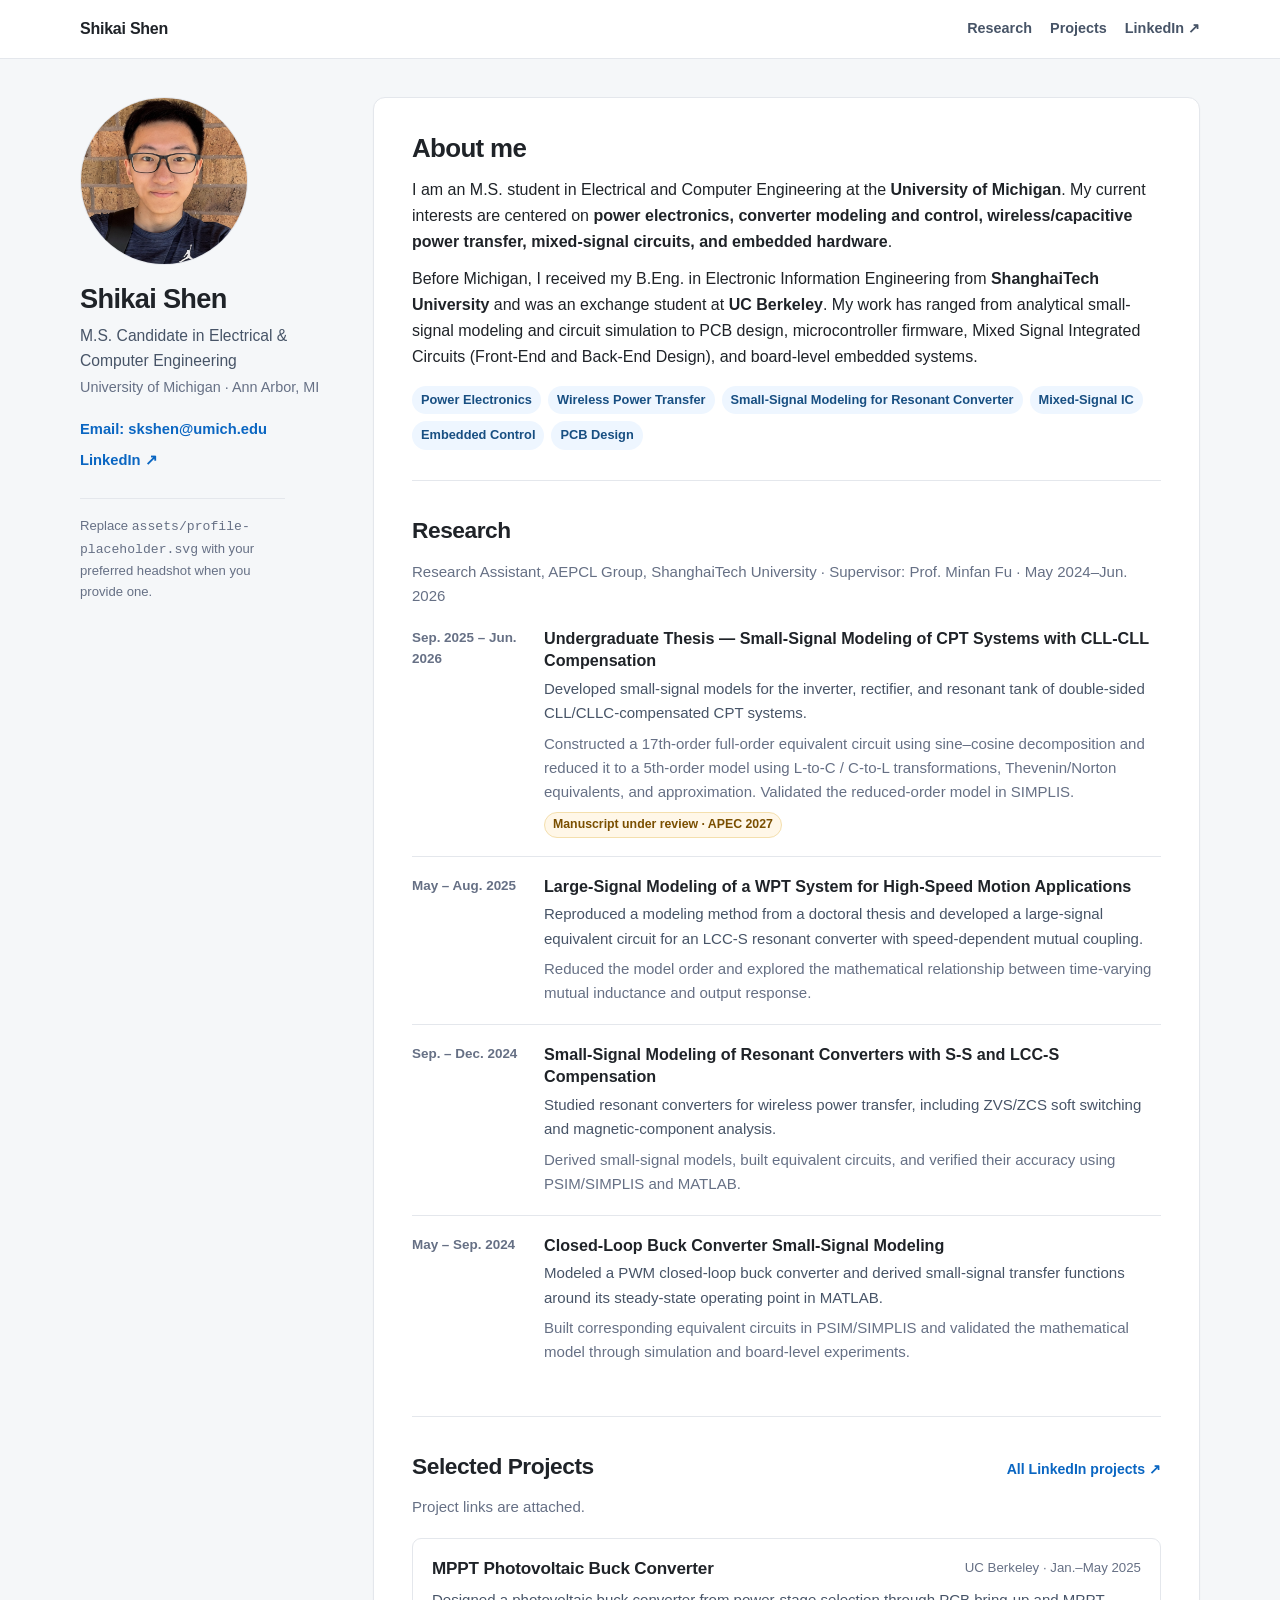
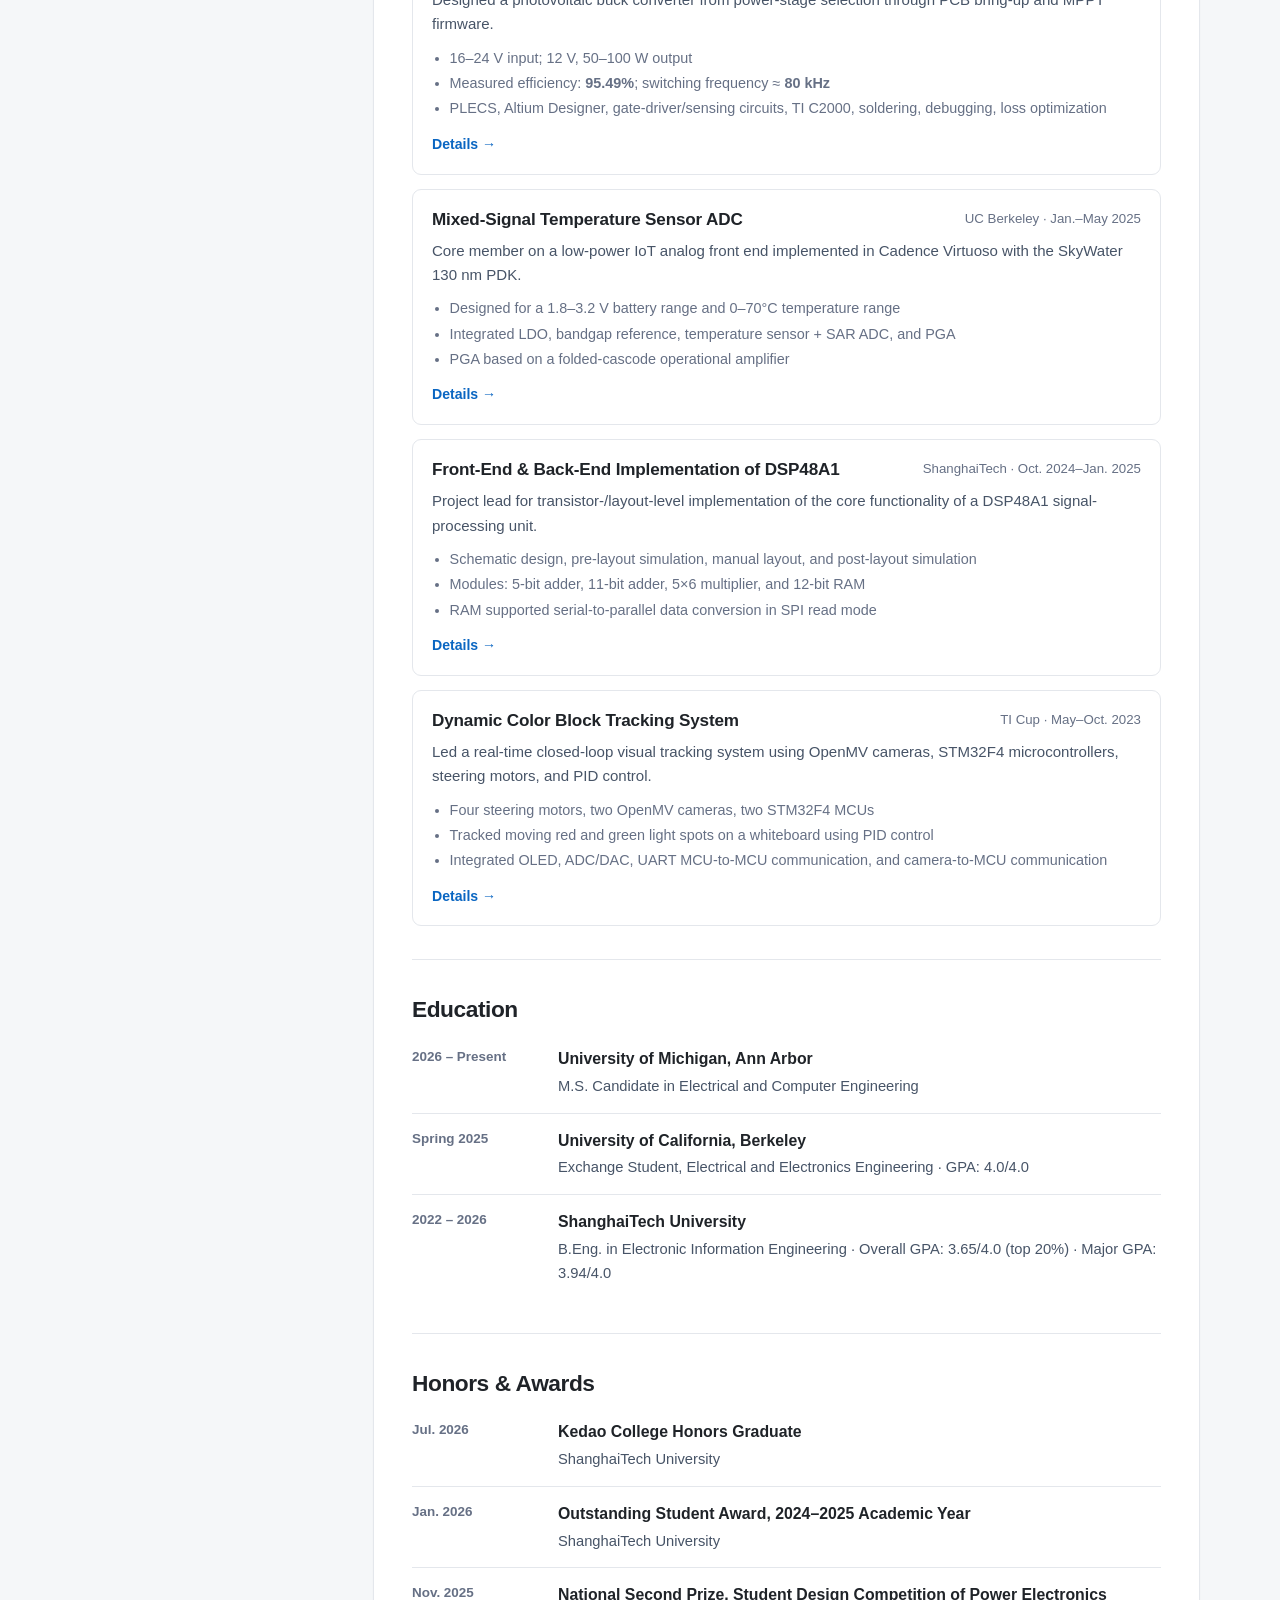
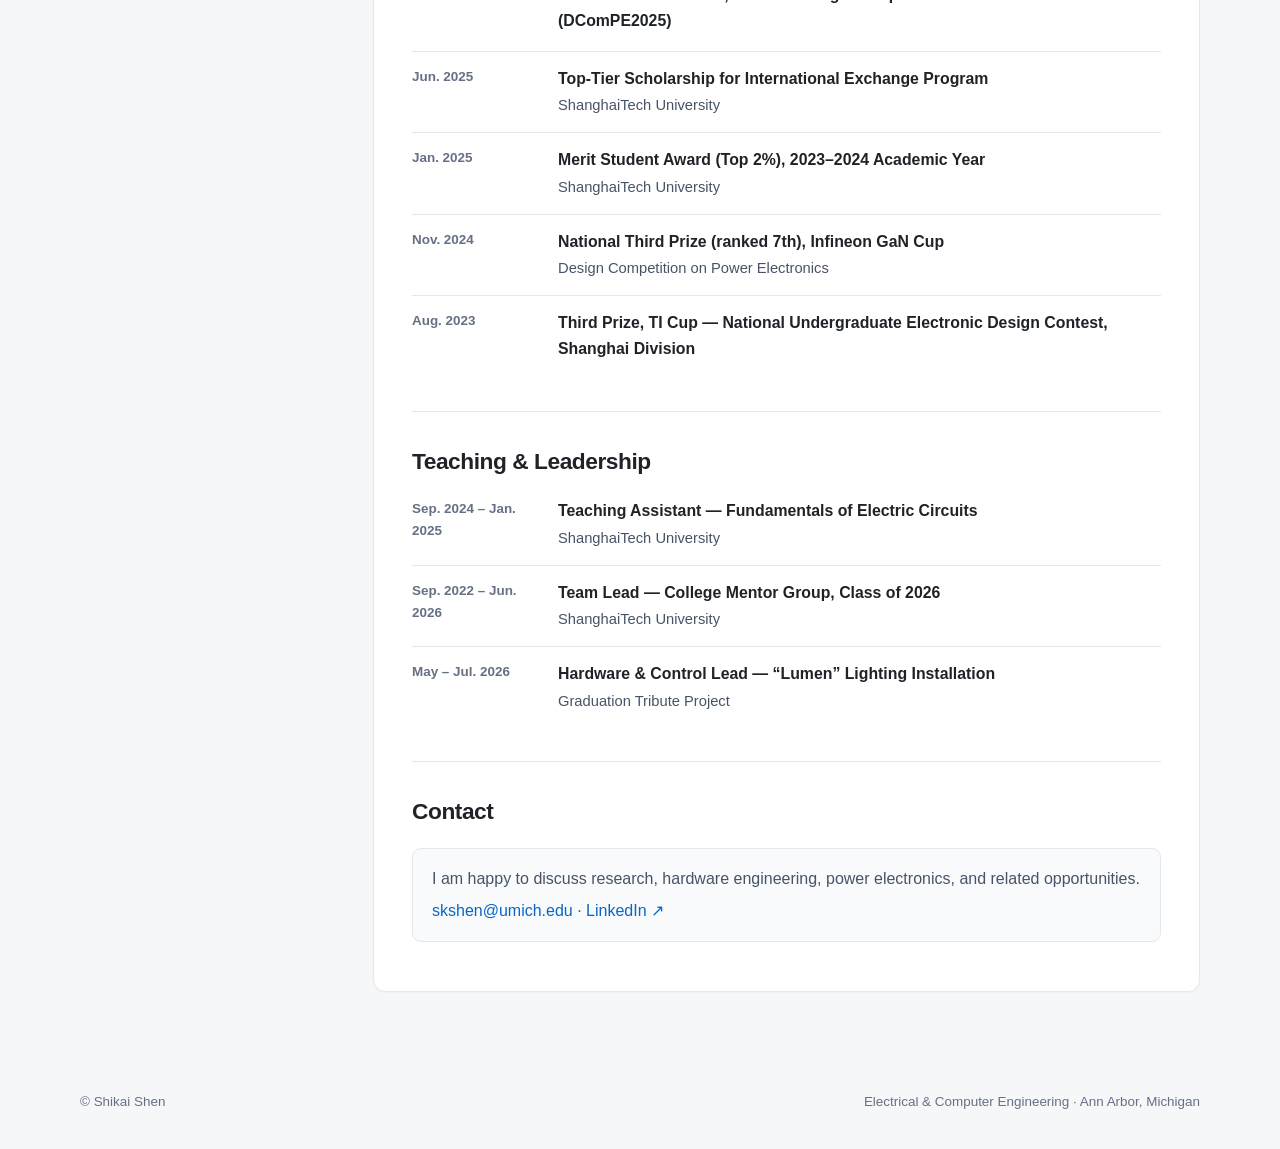
<file: index.html>
<!doctype html>
<html lang="en">
<head>
  <meta charset="utf-8" />
  <meta name="viewport" content="width=device-width, initial-scale=1" />
  <meta name="description" content="Shikai Shen — M.S. student in Electrical and Computer Engineering at the University of Michigan. Research interests include power electronics, converter modeling, wireless and capacitive power transfer, mixed-signal circuits, and embedded control." />
  <title>Shikai Shen | Electrical & Computer Engineering</title>
  <link rel="stylesheet" href="style.css" />
</head>
<body>
<a class="skip-link" href="#main">Skip to content</a>
<header class="topbar">
  <div class="wrap topbar-inner">
    <a class="site-name" href="#top">Shikai Shen</a>
    <nav class="nav-links" aria-label="Primary navigation">
      <a href="#research">Research</a>
      <a href="#projects">Projects</a>
      <a href="https://www.linkedin.com/in/shikai-shen/" target="_blank" rel="noreferrer">LinkedIn ↗</a>
    </nav>
  </div>
</header>

<main id="main" class="page">
  <div class="wrap layout" id="top">
    <aside class="sidebar" aria-label="Profile">
      <img class="portrait" src="assets/UMich_Selfie4.png" alt="Profile photo placeholder for Shikai Shen" />
      <div class="sidebar-copy">
        <h1>Shikai Shen</h1>
        <p class="role">M.S. Candidate in Electrical &amp; Computer Engineering</p>
        <p class="place">University of Michigan · Ann Arbor, MI</p>
        <div class="profile-links">
          <a class="primary-link" href="mailto:skshen@umich.edu">Email: skshen@umich.edu</a>
          <a href="https://www.linkedin.com/in/shikai-shen/" target="_blank" rel="noreferrer">LinkedIn ↗</a>
          <a href="https://www.linkedin.com/in/shikai-shen/details/projects/" target="_blank" rel="noreferrer"></a>
          
        </div>
        <p class="profile-note">Replace <code>assets/profile-placeholder.svg</code> with your preferred headshot when you provide one.</p>
      </div>
    </aside>

    <div class="content">
      <section class="intro" aria-labelledby="about-title">
        <h2 id="about-title">About me</h2>
        <p>I am an M.S. student in Electrical and Computer Engineering at the 
          <strong>University of Michigan</strong>. My current interests are 
          centered on <strong>power electronics, converter modeling and control,
             wireless/capacitive power transfer, mixed-signal circuits, 
             and embedded hardware</strong>.</p>
        <p>Before Michigan, I received my B.Eng. in Electronic Information Engineering 
          from <strong>ShanghaiTech University</strong> and was an exchange student 
          at <strong>UC Berkeley</strong>. My work has ranged from analytical 
          small-signal modeling and circuit simulation to PCB design, 
          microcontroller firmware, Mixed Signal Integrated Circuits (Front-End and Back-End Design), 
          and board-level embedded systems.</p>
        <div class="research-tags" aria-label="Research interests">
          <span>Power Electronics</span><span>Wireless Power Transfer</span><span>Small-Signal Modeling for Resonant Converter
          </span><span>Mixed-Signal IC</span><span>Embedded Control</span><span>PCB Design</span>
        </div>
      </section>

      <!-- <section class="section" id="news">
        <div class="section-heading"><h2>News</h2></div>
        <ul class="news-list">
          <li><span class="news-date">Sep. 2026</span><p>Started the M.S. program in Electrical and Computer Engineering at the University of Michigan.</p></li>
          <li><span class="news-date">Jul. 2026</span><p>Graduated from ShanghaiTech University as a <strong>Kedao College Honors Graduate</strong>.</p></li>
          <li><span class="news-date">2026</span><p>Undergraduate thesis manuscript on small-signal modeling of CLL/CLLC-compensated capacitive power transfer systems is under review for <strong>APEC 2027</strong>.</p></li>
          <li><span class="news-date">Nov. 2025</span><p>Received the <strong>National Second Prize</strong> in the Student Design Competition of Power Electronics (DComPE2025).</p></li>
        </ul>
      </section> -->

      <section class="section" id="research">
        <div class="section-heading"><h2>Research</h2></div>
        <p class="section-lead">Research Assistant, AEPCL Group, ShanghaiTech University · Supervisor: Prof. Minfan Fu · May 2024–Jun. 2026</p>
        <div class="timeline">
          <article class="timeline-item">
            <div class="when">Sep. 2025 – Jun. 2026</div>
            <div><h3>Undergraduate Thesis — Small-Signal Modeling of CPT Systems with CLL-CLL Compensation</h3><p>Developed small-signal models for the inverter, rectifier, and resonant tank of double-sided CLL/CLLC-compensated CPT systems.</p><p class="detail">Constructed a 17th-order full-order equivalent circuit using sine–cosine decomposition and reduced it to a 5th-order model using L-to-C / C-to-L transformations, Thevenin/Norton equivalents, and approximation. Validated the reduced-order model in SIMPLIS.</p><span class="status">Manuscript under review · APEC 2027</span></div>
          </article>
          <article class="timeline-item">
            <div class="when">May – Aug. 2025</div>
            <div><h3>Large-Signal Modeling of a WPT System for High-Speed Motion Applications</h3><p>Reproduced a modeling method from a doctoral thesis and developed a large-signal equivalent circuit for an LCC-S resonant converter with speed-dependent mutual coupling.</p><p class="detail">Reduced the model order and explored the mathematical relationship between time-varying mutual inductance and output response.</p></div>
          </article>
          <article class="timeline-item">
            <div class="when">Sep. – Dec. 2024</div>
            <div><h3>Small-Signal Modeling of Resonant Converters with S-S and LCC-S Compensation</h3><p>Studied resonant converters for wireless power transfer, including ZVS/ZCS soft switching and magnetic-component analysis.</p><p class="detail">Derived small-signal models, built equivalent circuits, and verified their accuracy using PSIM/SIMPLIS and MATLAB.</p></div>
          </article>
          <article class="timeline-item">
            <div class="when">May – Sep. 2024</div>
            <div><h3>Closed-Loop Buck Converter Small-Signal Modeling</h3><p>Modeled a PWM closed-loop buck converter and derived small-signal transfer functions around its steady-state operating point in MATLAB.</p><p class="detail">Built corresponding equivalent circuits in PSIM/SIMPLIS and validated the mathematical model through simulation and board-level experiments.</p></div>
          </article>
        </div>
      </section>

      <section class="section" id="projects">
        <div class="section-heading">
          <h2>Selected Projects</h2>
          <a class="section-link" href="https://www.linkedin.com/in/shikai-shen/details/projects/" target="_blank" rel="noreferrer">All LinkedIn projects ↗</a>
        </div>
        <p class="section-lead">Project links are attached.</p>
        <div class="projects">
          <article class="project-card">
            <div class="project-card-head"><h3><a href="projects/mppt-buck.html">MPPT Photovoltaic Buck Converter</a></h3><span class="project-meta">UC Berkeley · Jan.–May 2025</span></div>
            <p>Designed a photovoltaic buck converter from power-stage selection through PCB bring-up and MPPT firmware.</p>
            <ul class="project-facts"><li>16–24 V input; 12 V, 50–100 W output</li><li>Measured efficiency: <strong>95.49%</strong>; switching frequency ≈ <strong>80 kHz</strong></li><li>PLECS, Altium Designer, gate-driver/sensing circuits, TI C2000, soldering, debugging, loss optimization</li></ul>
            <div class="project-links"><a href="projects/mppt-buck.html">Details →</a></div>
          </article>

          <article class="project-card">
            <div class="project-card-head"><h3><a href="projects/mixed-signal-adc.html">Mixed-Signal Temperature Sensor ADC</a></h3><span class="project-meta">UC Berkeley · Jan.–May 2025</span></div>
            <p>Core member on a low-power IoT analog front end implemented in Cadence Virtuoso with the SkyWater 130 nm PDK.</p>
            <ul class="project-facts"><li>Designed for a 1.8–3.2 V battery range and 0–70°C temperature range</li><li>Integrated LDO, bandgap reference, temperature sensor + SAR ADC, and PGA</li><li>PGA based on a folded-cascode operational amplifier</li></ul>
            <div class="project-links"><a href="projects/mixed-signal-adc.html">Details →</a></div>
          </article>

          <article class="project-card">
            <div class="project-card-head"><h3><a href="projects/dsp48a1.html">Front-End &amp; Back-End Implementation of DSP48A1</a></h3><span class="project-meta">ShanghaiTech · Oct. 2024–Jan. 2025</span></div>
            <p>Project lead for transistor-/layout-level implementation of the core functionality of a DSP48A1 signal-processing unit.</p>
            <ul class="project-facts"><li>Schematic design, pre-layout simulation, manual layout, and post-layout simulation</li><li>Modules: 5-bit adder, 11-bit adder, 5×6 multiplier, and 12-bit RAM</li><li>RAM supported serial-to-parallel data conversion in SPI read mode</li></ul>
            <div class="project-links"><a href="projects/dsp48a1.html">Details →</a></div>
          </article>

          <article class="project-card">
            <div class="project-card-head"><h3><a href="projects/visual-tracking.html">Dynamic Color Block Tracking System</a></h3><span class="project-meta">TI Cup · May–Oct. 2023</span></div>
            <p>Led a real-time closed-loop visual tracking system using OpenMV cameras, STM32F4 microcontrollers, steering motors, and PID control.</p>
            <ul class="project-facts"><li>Four steering motors, two OpenMV cameras, two STM32F4 MCUs</li><li>Tracked moving red and green light spots on a whiteboard using PID control</li><li>Integrated OLED, ADC/DAC, UART MCU-to-MCU communication, and camera-to-MCU communication</li></ul>
            <div class="project-links"><a href="projects/visual-tracking.html">Details →</a></div>
          </article>
        </div>
      </section>

      <section class="section" id="education">
        <div class="section-heading"><h2>Education</h2></div>
        <div class="edu-list">
          <div class="row"><div class="date">2026 – Present</div><div><h3>University of Michigan, Ann Arbor</h3><p>M.S. Candidate in Electrical and Computer Engineering</p></div></div>
          <div class="row"><div class="date">Spring 2025</div><div><h3>University of California, Berkeley</h3><p>Exchange Student, Electrical and Electronics Engineering · GPA: 4.0/4.0</p></div></div>
          <div class="row"><div class="date">2022 – 2026</div><div><h3>ShanghaiTech University</h3><p>B.Eng. in Electronic Information Engineering · Overall GPA: 3.65/4.0 (top 20%) · Major GPA: 3.94/4.0</p></div></div>
        </div>
      </section>

      <section class="section" id="awards">
        <div class="section-heading"><h2>Honors &amp; Awards</h2></div>
        <div class="award-list">
          <div class="row"><div class="date">Jul. 2026</div><div><h3>Kedao College Honors Graduate</h3><p>ShanghaiTech University</p></div></div>
          <div class="row"><div class="date">Jan. 2026</div><div><h3>Outstanding Student Award, 2024–2025 Academic Year</h3><p>ShanghaiTech University</p></div></div>
          <div class="row"><div class="date">Nov. 2025</div><div><h3>National Second Prize, Student Design Competition of Power Electronics (DComPE2025)</h3></div></div>
          <div class="row"><div class="date">Jun. 2025</div><div><h3>Top-Tier Scholarship for International Exchange Program</h3><p>ShanghaiTech University</p></div></div>
          <div class="row"><div class="date">Jan. 2025</div><div><h3>Merit Student Award (Top 2%), 2023–2024 Academic Year</h3><p>ShanghaiTech University</p></div></div>
          <div class="row"><div class="date">Nov. 2024</div><div><h3>National Third Prize (ranked 7th), Infineon GaN Cup</h3><p>Design Competition on Power Electronics</p></div></div>
          <div class="row"><div class="date">Aug. 2023</div><div><h3>Third Prize, TI Cup — National Undergraduate Electronic Design Contest, Shanghai Division</h3></div></div>
        </div>
      </section>

      <section class="section" id="leadership">
        <div class="section-heading"><h2>Teaching &amp; Leadership</h2></div>
        <div class="leadership-list">
          <div class="row"><div class="date">Sep. 2024 – Jan. 2025</div><div><h3>Teaching Assistant — Fundamentals of Electric Circuits</h3><p>ShanghaiTech University</p></div></div>
          <div class="row"><div class="date">Sep. 2022 – Jun. 2026</div><div><h3>Team Lead — College Mentor Group, Class of 2026</h3><p>ShanghaiTech University</p></div></div>
          <div class="row"><div class="date">May – Jul. 2026</div><div><h3>Hardware &amp; Control Lead — “Lumen” Lighting Installation</h3><p>Graduation Tribute Project</p></div></div>
        </div>
      </section>

      <section class="section" id="contact">
        <div class="section-heading"><h2>Contact</h2></div>
        <div class="contact"><p>I am happy to discuss research, hardware engineering, power electronics, and related opportunities.</p><p><a href="mailto:skshen@umich.edu">skshen@umich.edu</a> · <a href="https://www.linkedin.com/in/shikai-shen/" target="_blank" rel="noreferrer">LinkedIn ↗</a>
      </section>
    </div>
  </div>
</main>

<footer>
  <div class="wrap footer-inner"><span>© <span data-year></span> Shikai Shen</span><span>Electrical &amp; Computer Engineering · Ann Arbor, Michigan</span></div>
</footer>
<script src="script.js"></script>
</body>
</html>
</file>
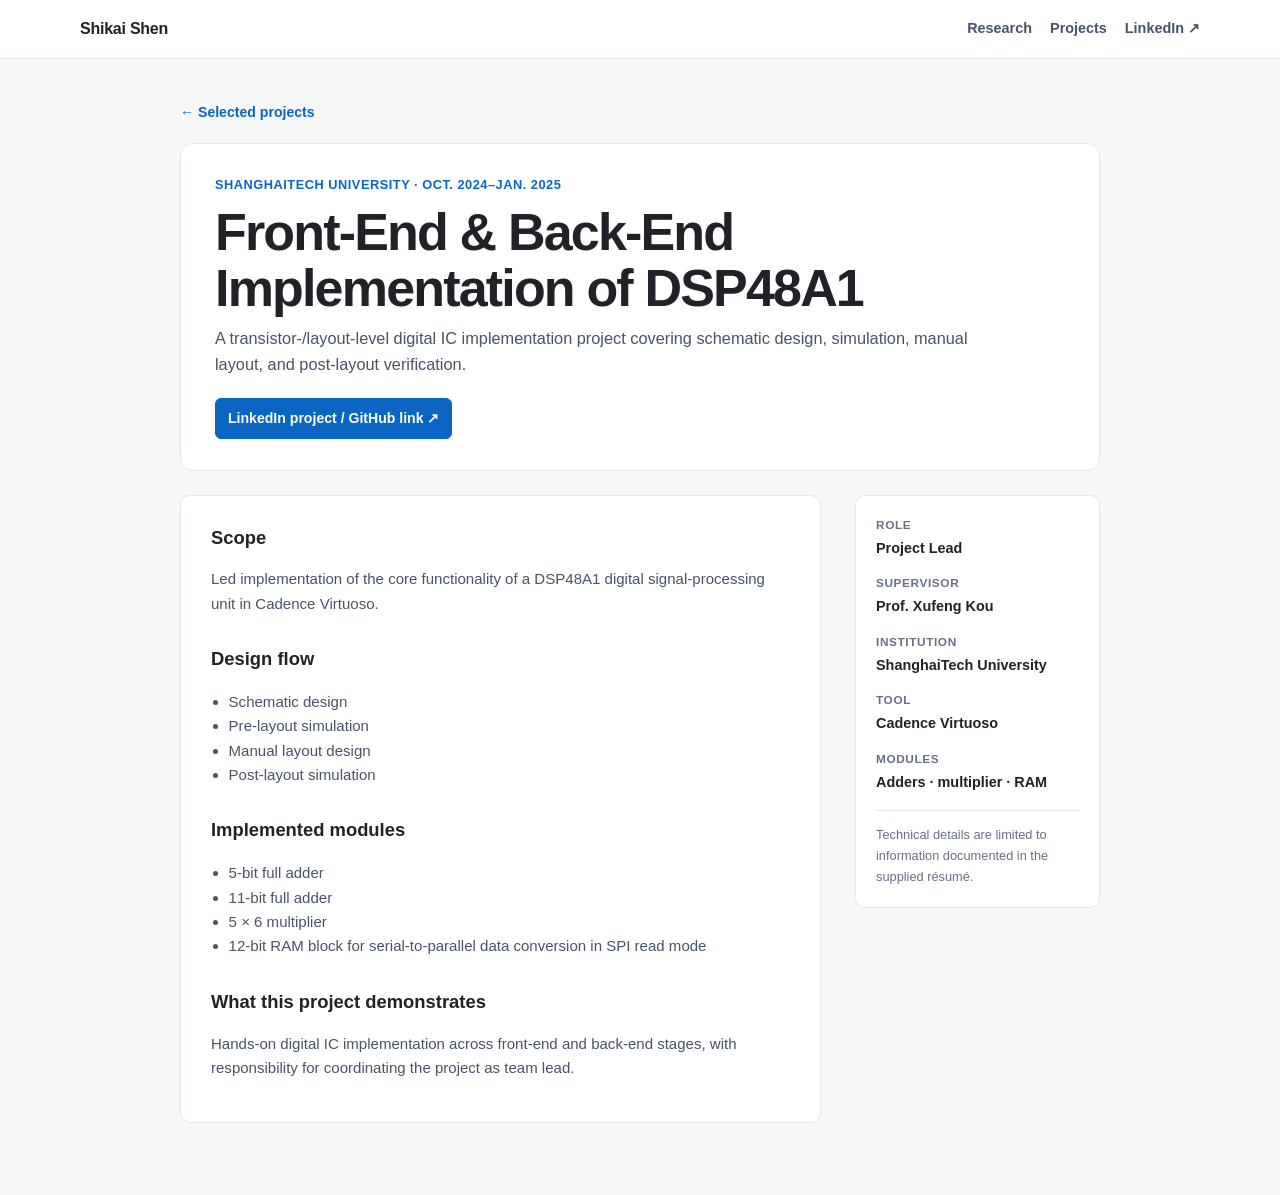
<file: projects/dsp48a1.html>
<!doctype html><html lang="en"><head><meta charset="utf-8"><meta name="viewport" content="width=device-width,initial-scale=1"><meta name="description" content="DSP48A1 front-end and back-end implementation — project by Shikai Shen"><title>DSP48A1 Implementation — Shikai Shen</title><link rel="stylesheet" href="../style.css"></head><body><header class="topbar"><div class="wrap topbar-inner"><a class="site-name" href="../index.html">Shikai Shen</a><nav class="nav-links"><a href="../index.html#research">Research</a><a href="../index.html#projects">Projects</a><a href="https://www.linkedin.com/in/shikai-shen/" target="_blank" rel="noreferrer">LinkedIn ↗</a></nav></div></header><main class="project-page"><div class="project-shell"><a class="breadcrumb" href="../index.html#projects">← Selected projects</a><section class="project-hero"><div class="eyebrow">ShanghaiTech University · Oct. 2024–Jan. 2025</div><h1>Front-End &amp; Back-End Implementation of DSP48A1</h1><p class="project-lead">A transistor-/layout-level digital IC implementation project covering schematic design, simulation, manual layout, and post-layout verification.</p><div class="project-actions"><a class="button primary" href="https://www.linkedin.com/in/shikai-shen/details/projects/" target="_blank" rel="noreferrer">LinkedIn project / GitHub link ↗</a></div></section><div class="project-content"><article class="project-body"><h2>Scope</h2><p>Led implementation of the core functionality of a DSP48A1 digital signal-processing unit in Cadence Virtuoso.</p><h2>Design flow</h2><ul><li>Schematic design</li><li>Pre-layout simulation</li><li>Manual layout design</li><li>Post-layout simulation</li></ul><h2>Implemented modules</h2><ul><li>5-bit full adder</li><li>11-bit full adder</li><li>5 × 6 multiplier</li><li>12-bit RAM block for serial-to-parallel data conversion in SPI read mode</li></ul><h2>What this project demonstrates</h2><p>Hands-on digital IC implementation across front-end and back-end stages, with responsibility for coordinating the project as team lead.</p></article><aside class="project-side"><dl><dt>Role</dt><dd>Project Lead</dd><dt>Supervisor</dt><dd>Prof. Xufeng Kou</dd><dt>Institution</dt><dd>ShanghaiTech University</dd><dt>Tool</dt><dd>Cadence Virtuoso</dd><dt>Modules</dt><dd>Adders · multiplier · RAM</dd></dl><p class="note">Technical details are limited to information documented in the supplied résumé.</p></aside></div></div></main><script src="../script.js"></script></body></html>
</file>
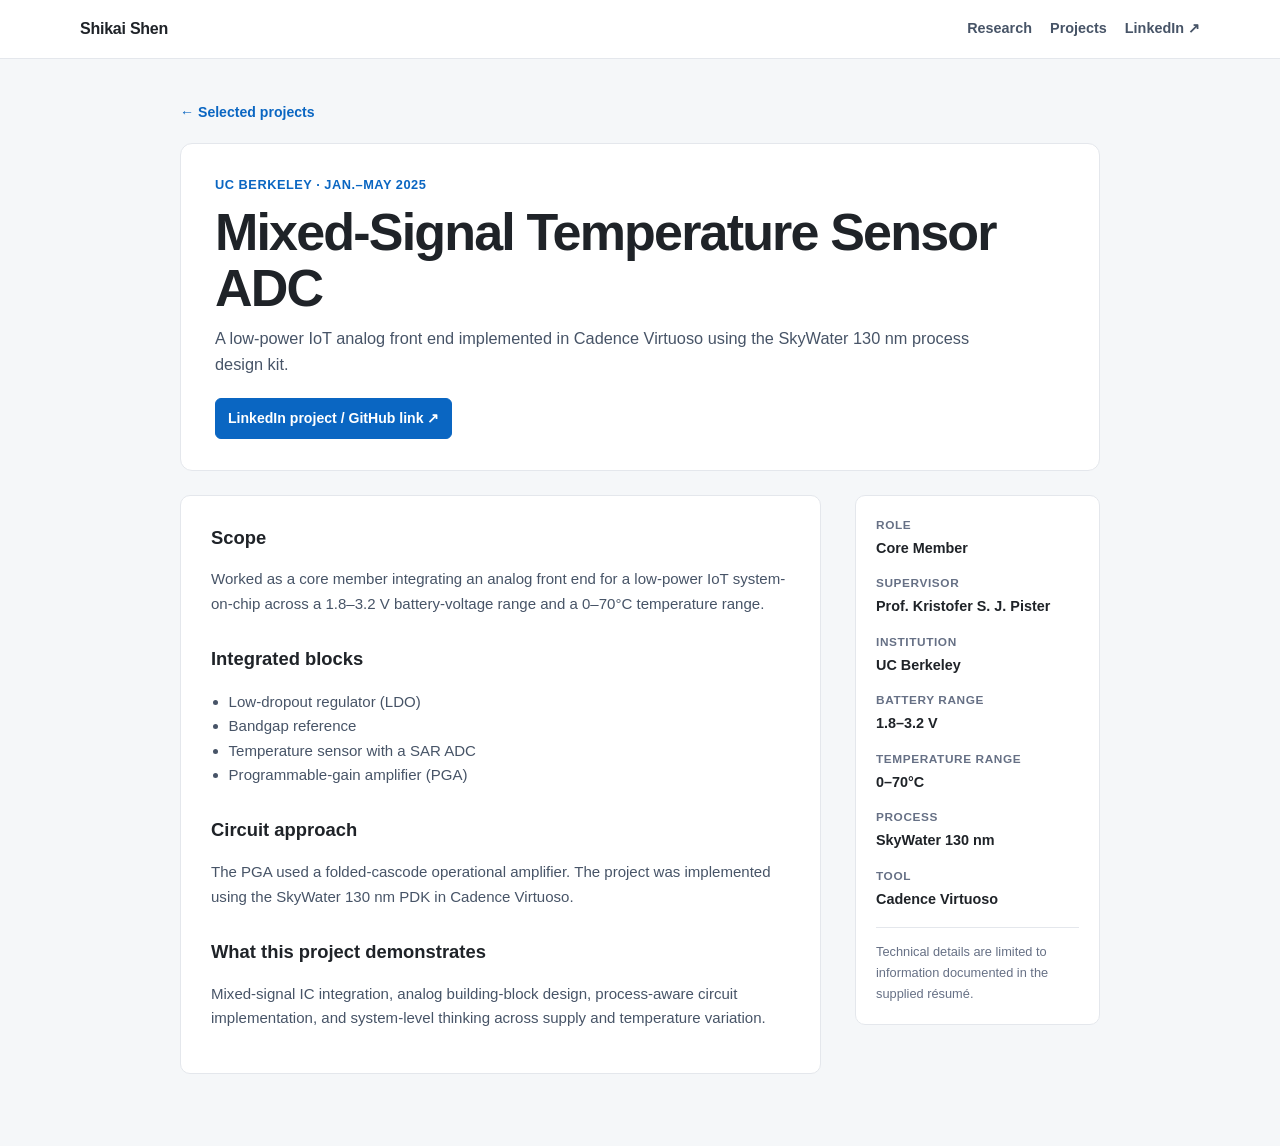
<file: projects/mixed-signal-adc.html>
<!doctype html><html lang="en"><head><meta charset="utf-8"><meta name="viewport" content="width=device-width,initial-scale=1"><meta name="description" content="Mixed-Signal Temperature Sensor ADC — project by Shikai Shen"><title>Mixed-Signal Temperature Sensor ADC — Shikai Shen</title><link rel="stylesheet" href="../style.css"></head><body><header class="topbar"><div class="wrap topbar-inner"><a class="site-name" href="../index.html">Shikai Shen</a><nav class="nav-links"><a href="../index.html#research">Research</a><a href="../index.html#projects">Projects</a><a href="https://www.linkedin.com/in/shikai-shen/" target="_blank" rel="noreferrer">LinkedIn ↗</a></nav></div></header><main class="project-page"><div class="project-shell"><a class="breadcrumb" href="../index.html#projects">← Selected projects</a><section class="project-hero"><div class="eyebrow">UC Berkeley · Jan.–May 2025</div><h1>Mixed-Signal Temperature Sensor ADC</h1><p class="project-lead">A low-power IoT analog front end implemented in Cadence Virtuoso using the SkyWater 130 nm process design kit.</p><div class="project-actions"><a class="button primary" href="https://www.linkedin.com/in/shikai-shen/details/projects/" target="_blank" rel="noreferrer">LinkedIn project / GitHub link ↗</a></div></section><div class="project-content"><article class="project-body"><h2>Scope</h2><p>Worked as a core member integrating an analog front end for a low-power IoT system-on-chip across a 1.8–3.2 V battery-voltage range and a 0–70°C temperature range.</p><h2>Integrated blocks</h2><ul><li>Low-dropout regulator (LDO)</li><li>Bandgap reference</li><li>Temperature sensor with a SAR ADC</li><li>Programmable-gain amplifier (PGA)</li></ul><h2>Circuit approach</h2><p>The PGA used a folded-cascode operational amplifier. The project was implemented using the SkyWater 130 nm PDK in Cadence Virtuoso.</p><h2>What this project demonstrates</h2><p>Mixed-signal IC integration, analog building-block design, process-aware circuit implementation, and system-level thinking across supply and temperature variation.</p></article><aside class="project-side"><dl><dt>Role</dt><dd>Core Member</dd><dt>Supervisor</dt><dd>Prof. Kristofer S. J. Pister</dd><dt>Institution</dt><dd>UC Berkeley</dd><dt>Battery range</dt><dd>1.8–3.2 V</dd><dt>Temperature range</dt><dd>0–70°C</dd><dt>Process</dt><dd>SkyWater 130 nm</dd><dt>Tool</dt><dd>Cadence Virtuoso</dd></dl><p class="note">Technical details are limited to information documented in the supplied résumé.</p></aside></div></div></main><script src="../script.js"></script></body></html>
</file>
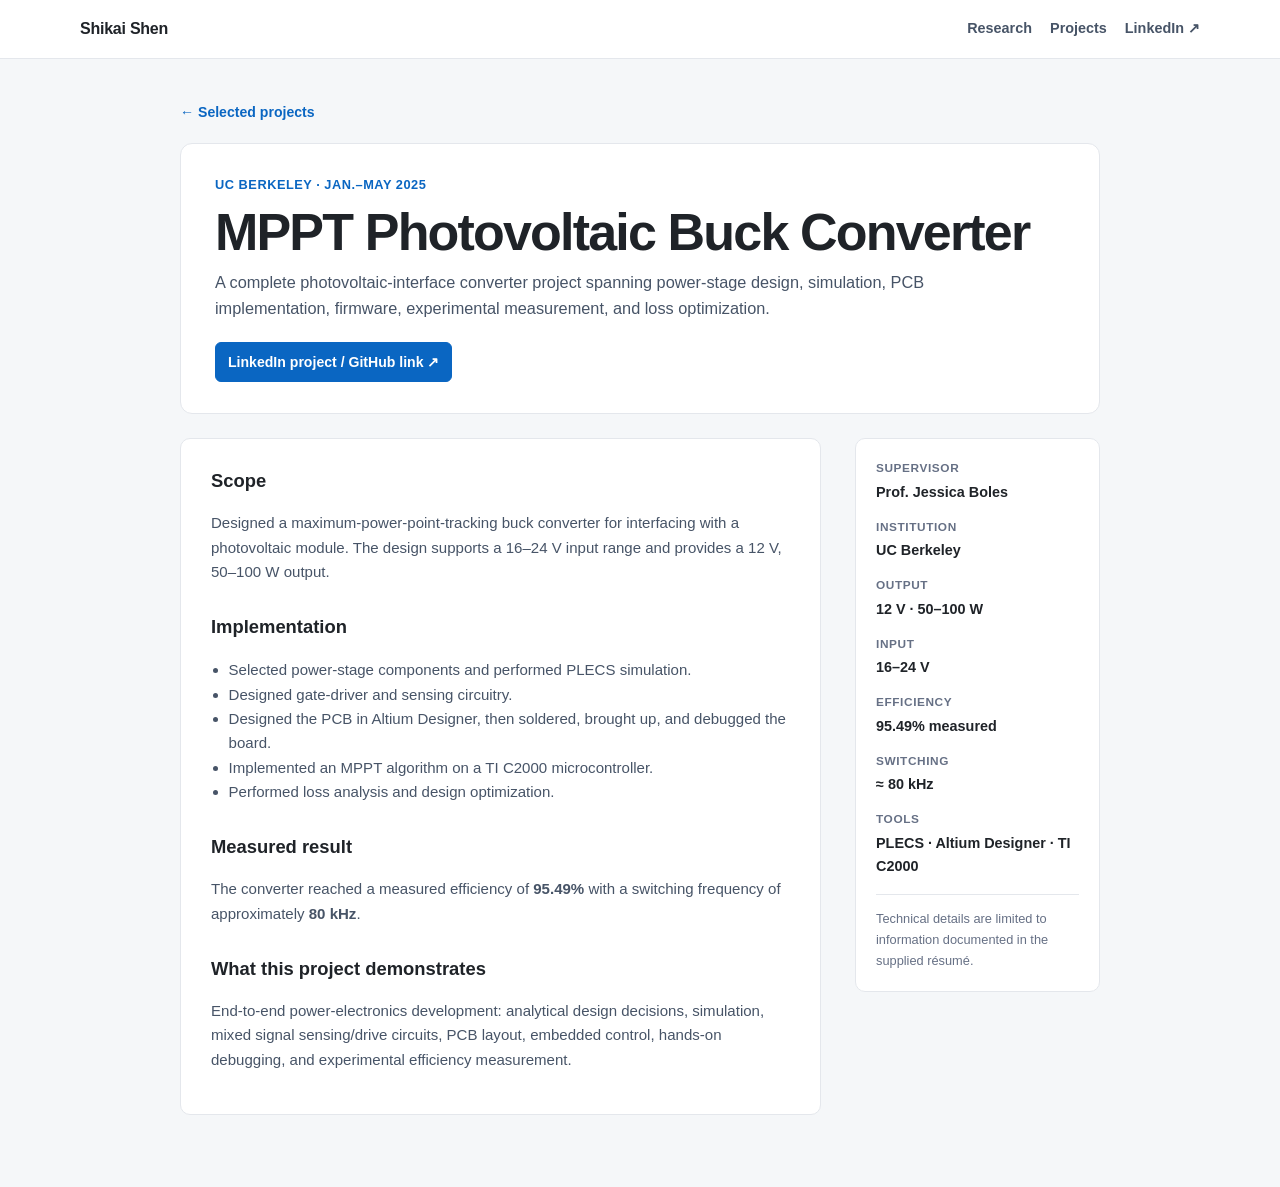
<file: projects/mppt-buck.html>
<!doctype html><html lang="en"><head><meta charset="utf-8"><meta name="viewport" content="width=device-width,initial-scale=1"><meta name="description" content="MPPT Photovoltaic Buck Converter — project by Shikai Shen"><title>MPPT Photovoltaic Buck Converter — Shikai Shen</title><link rel="stylesheet" href="../style.css"></head><body><header class="topbar"><div class="wrap topbar-inner"><a class="site-name" href="../index.html">Shikai Shen</a><nav class="nav-links"><a href="../index.html#research">Research</a><a href="../index.html#projects">Projects</a><a href="https://www.linkedin.com/in/shikai-shen/" target="_blank" rel="noreferrer">LinkedIn ↗</a></nav></div></header><main class="project-page"><div class="project-shell"><a class="breadcrumb" href="../index.html#projects">← Selected projects</a><section class="project-hero"><div class="eyebrow">UC Berkeley · Jan.–May 2025</div><h1>MPPT Photovoltaic Buck Converter</h1><p class="project-lead">A complete photovoltaic-interface converter project spanning power-stage design, simulation, PCB implementation, firmware, experimental measurement, and loss optimization.</p><div class="project-actions"><a class="button primary" href="https://www.linkedin.com/in/shikai-shen/details/projects/" target="_blank" rel="noreferrer">LinkedIn project / GitHub link ↗</a></div></section><div class="project-content"><article class="project-body"><h2>Scope</h2><p>Designed a maximum-power-point-tracking buck converter for interfacing with a photovoltaic module. The design supports a 16–24 V input range and provides a 12 V, 50–100 W output.</p><h2>Implementation</h2><ul><li>Selected power-stage components and performed PLECS simulation.</li><li>Designed gate-driver and sensing circuitry.</li><li>Designed the PCB in Altium Designer, then soldered, brought up, and debugged the board.</li><li>Implemented an MPPT algorithm on a TI C2000 microcontroller.</li><li>Performed loss analysis and design optimization.</li></ul><h2>Measured result</h2><p>The converter reached a measured efficiency of <strong>95.49%</strong> with a switching frequency of approximately <strong>80 kHz</strong>.</p><h2>What this project demonstrates</h2><p>End-to-end power-electronics development: analytical design decisions, simulation, mixed signal sensing/drive circuits, PCB layout, embedded control, hands-on debugging, and experimental efficiency measurement.</p></article><aside class="project-side"><dl><dt>Supervisor</dt><dd>Prof. Jessica Boles</dd><dt>Institution</dt><dd>UC Berkeley</dd><dt>Output</dt><dd>12 V · 50–100 W</dd><dt>Input</dt><dd>16–24 V</dd><dt>Efficiency</dt><dd>95.49% measured</dd><dt>Switching</dt><dd>≈ 80 kHz</dd><dt>Tools</dt><dd>PLECS · Altium Designer · TI C2000</dd></dl><p class="note">Technical details are limited to information documented in the supplied résumé.</p></aside></div></div></main><script src="../script.js"></script></body></html>
</file>
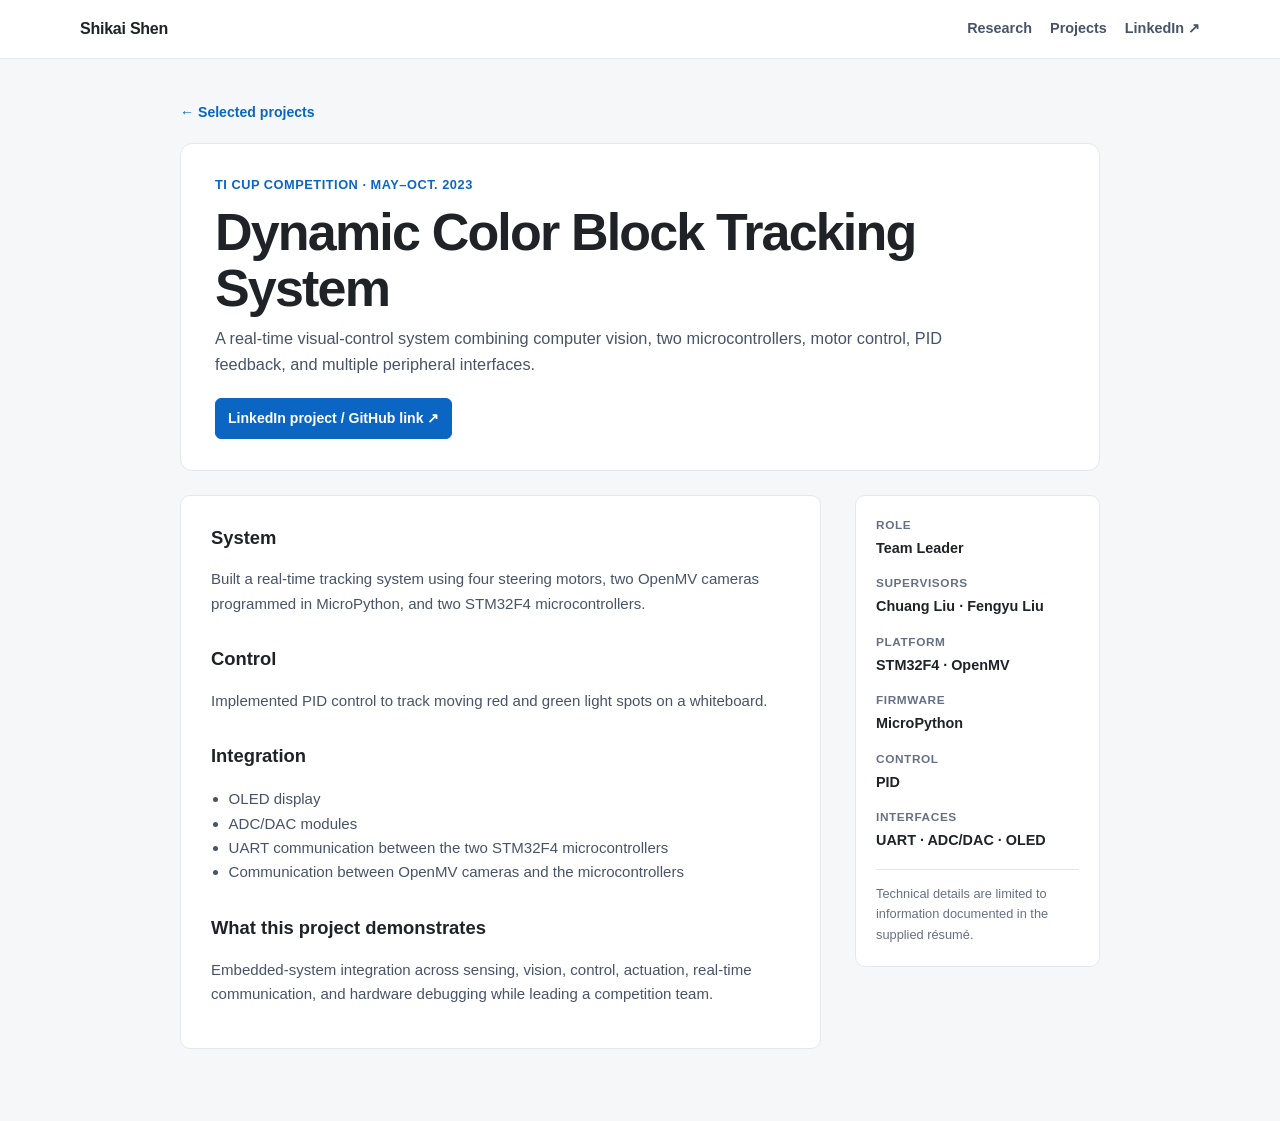
<file: projects/visual-tracking.html>
<!doctype html><html lang="en"><head><meta charset="utf-8"><meta name="viewport" content="width=device-width,initial-scale=1"><meta name="description" content="Dynamic color block tracking system — project by Shikai Shen"><title>Dynamic Color Block Tracking — Shikai Shen</title><link rel="stylesheet" href="../style.css"></head><body><header class="topbar"><div class="wrap topbar-inner"><a class="site-name" href="../index.html">Shikai Shen</a><nav class="nav-links"><a href="../index.html#research">Research</a><a href="../index.html#projects">Projects</a><a href="https://www.linkedin.com/in/shikai-shen/" target="_blank" rel="noreferrer">LinkedIn ↗</a></nav></div></header><main class="project-page"><div class="project-shell"><a class="breadcrumb" href="../index.html#projects">← Selected projects</a><section class="project-hero"><div class="eyebrow">TI Cup Competition · May–Oct. 2023</div><h1>Dynamic Color Block Tracking System</h1><p class="project-lead">A real-time visual-control system combining computer vision, two microcontrollers, motor control, PID feedback, and multiple peripheral interfaces.</p><div class="project-actions"><a class="button primary" href="https://www.linkedin.com/in/shikai-shen/details/projects/" target="_blank" rel="noreferrer">LinkedIn project / GitHub link ↗</a></div></section><div class="project-content"><article class="project-body"><h2>System</h2><p>Built a real-time tracking system using four steering motors, two OpenMV cameras programmed in MicroPython, and two STM32F4 microcontrollers.</p><h2>Control</h2><p>Implemented PID control to track moving red and green light spots on a whiteboard.</p><h2>Integration</h2><ul><li>OLED display</li><li>ADC/DAC modules</li><li>UART communication between the two STM32F4 microcontrollers</li><li>Communication between OpenMV cameras and the microcontrollers</li></ul><h2>What this project demonstrates</h2><p>Embedded-system integration across sensing, vision, control, actuation, real-time communication, and hardware debugging while leading a competition team.</p></article><aside class="project-side"><dl><dt>Role</dt><dd>Team Leader</dd><dt>Supervisors</dt><dd>Chuang Liu · Fengyu Liu</dd><dt>Platform</dt><dd>STM32F4 · OpenMV</dd><dt>Firmware</dt><dd>MicroPython</dd><dt>Control</dt><dd>PID</dd><dt>Interfaces</dt><dd>UART · ADC/DAC · OLED</dd></dl><p class="note">Technical details are limited to information documented in the supplied résumé.</p></aside></div></div></main><script src="../script.js"></script></body></html>
</file>
<file: style.css>
:root {
  --bg: #f5f7f9;
  --paper: #ffffff;
  --text: #1f2328;
  --muted: #667085;
  --line: #e4e7ec;
  --blue: #0a66c2;
  --blue-dark: #004182;
  --soft-blue: #eef6ff;
  --soft: #f8fafc;
  --max: 1120px;
}

* { box-sizing: border-box; }
html { scroll-behavior: smooth; }
body {
  margin: 0;
  color: var(--text);
  background: var(--bg);
  font-family: -apple-system, BlinkMacSystemFont, "Segoe UI", Roboto, Helvetica, Arial, sans-serif;
  line-height: 1.62;
  -webkit-font-smoothing: antialiased;
}
a { color: var(--blue); text-decoration: none; }
a:hover { color: var(--blue-dark); text-decoration: underline; }
.wrap { width: min(calc(100% - 36px), var(--max)); margin: 0 auto; }
.skip-link { position: absolute; left: -999px; top: 8px; background: var(--text); color: #fff; padding: 8px 12px; z-index: 99; }
.skip-link:focus { left: 8px; }

.topbar {
  position: sticky;
  top: 0;
  z-index: 30;
  background: rgba(255,255,255,.96);
  border-bottom: 1px solid var(--line);
  backdrop-filter: blur(10px);
}
.topbar-inner { min-height: 58px; display: flex; align-items: center; justify-content: space-between; gap: 22px; }
.site-name { color: var(--text); font-weight: 700; letter-spacing: -.015em; }
.site-name:hover { text-decoration: none; color: var(--blue); }
.nav-links { display: flex; flex-wrap: wrap; gap: 18px; align-items: center; }
.nav-links a { color: #475467; font-size: .9rem; font-weight: 600; }
.nav-links a:hover { color: var(--blue); text-decoration: none; }

.page { padding: 38px 0 74px; }
.layout { display: grid; grid-template-columns: 245px minmax(0, 1fr); gap: 48px; align-items: start; }
.sidebar { position: sticky; top: 86px; }
.portrait {
  width: 168px;
  aspect-ratio: 1;
  object-fit: cover;
  display: block;
  border-radius: 50%;
  border: 1px solid var(--line);
  background: #eef1f4;
  margin-bottom: 18px;
}
.sidebar h1 { margin: 0; font-size: 1.7rem; line-height: 1.2; letter-spacing: -.025em; }
.sidebar .role { margin: 7px 0 0; color: #475467; font-size: .98rem; }
.sidebar .place { margin: 3px 0 0; color: var(--muted); font-size: .9rem; }
.profile-links { display: grid; gap: 7px; margin-top: 18px; }
.profile-links a { font-size: .92rem; font-weight: 600; }
.profile-links .primary-link { color: var(--blue); }
.profile-note { margin-top: 19px; padding-top: 16px; border-top: 1px solid var(--line); color: var(--muted); font-size: .82rem; max-width: 205px; }

.content { min-width: 0; background: var(--paper); border: 1px solid var(--line); border-radius: 12px; padding: 34px 38px 44px; box-shadow: 0 1px 2px rgba(16,24,40,.03); }
.intro { padding-bottom: 30px; border-bottom: 1px solid var(--line); }
.intro h2 { margin: 0 0 13px; font-size: 1.62rem; line-height: 1.25; letter-spacing: -.025em; }
.intro p { margin: 0 0 11px; font-size: 1rem; }
.intro p:last-child { margin-bottom: 0; }
.research-tags { display: flex; flex-wrap: wrap; gap: 7px; margin-top: 16px; }
.research-tags span { background: var(--soft-blue); color: #184f82; border-radius: 999px; padding: 4px 9px; font-size: .8rem; font-weight: 650; }

.section { padding: 31px 0 5px; scroll-margin-top: 86px; }
.section + .section { border-top: 1px solid var(--line); margin-top: 28px; }
.section-heading { display: flex; align-items: baseline; justify-content: space-between; gap: 20px; margin-bottom: 18px; }
.section-heading h2 { margin: 0; font-size: 1.42rem; letter-spacing: -.02em; }
.section-heading .section-link { font-size: .88rem; font-weight: 650; white-space: nowrap; }
.section-lead { margin: -7px 0 18px; color: var(--muted); font-size: .94rem; }

.news-list { margin: 0; padding: 0; list-style: none; display: grid; gap: 10px; }
.news-list li { display: grid; grid-template-columns: 88px minmax(0,1fr); gap: 14px; }
.news-date { color: var(--muted); font-size: .86rem; font-weight: 650; }
.news-list p { margin: 0; }

.timeline { display: grid; gap: 0; }
.timeline-item { display: grid; grid-template-columns: 112px minmax(0,1fr); gap: 20px; padding: 18px 0; border-top: 1px solid var(--line); }
.timeline-item:first-child { border-top: 0; padding-top: 0; }
.when { color: var(--muted); font-size: .84rem; font-weight: 650; }
.timeline-item h3 { margin: 0 0 5px; font-size: 1.01rem; line-height: 1.4; }
.timeline-item p { margin: 0; color: #475467; font-size: .94rem; }
.timeline-item .detail { margin-top: 6px; color: var(--muted); }
.status { display: inline-block; margin-top: 7px; color: #7a4f01; background: #fff7e8; border: 1px solid #f4dfad; border-radius: 999px; padding: 2px 8px; font-size: .77rem; font-weight: 650; }

.projects { display: grid; gap: 14px; }
.project-card { border: 1px solid var(--line); border-radius: 9px; padding: 18px 19px; background: #fff; }
.project-card:hover { border-color: #cbd5e1; }
.project-card-head { display: flex; justify-content: space-between; align-items: flex-start; gap: 22px; }
.project-card h3 { margin: 0; font-size: 1.07rem; line-height: 1.35; letter-spacing: -.01em; }
.project-card h3 a { color: var(--text); }
.project-card h3 a:hover { color: var(--blue); text-decoration: none; }
.project-meta { color: var(--muted); font-size: .83rem; white-space: nowrap; }
.project-card p { margin: 8px 0 0; color: #475467; font-size: .94rem; }
.project-facts { margin: 10px 0 0; padding-left: 1.1rem; color: var(--muted); font-size: .9rem; }
.project-facts li + li { margin-top: 2px; }
.project-links { display: flex; flex-wrap: wrap; gap: 15px; margin-top: 12px; }
.project-links a { font-size: .88rem; font-weight: 650; }
.link-hint { color: var(--muted); font-size: .8rem; margin-left: 2px; }

.edu-list, .award-list, .leadership-list { display: grid; gap: 0; }
.row { display: grid; grid-template-columns: 126px minmax(0,1fr); gap: 20px; padding: 14px 0; border-top: 1px solid var(--line); }
.row:first-child { border-top: 0; padding-top: 0; }
.row .date { color: var(--muted); font-size: .84rem; font-weight: 650; }
.row h3 { margin: 0 0 3px; font-size: .99rem; }
.row p { margin: 0; color: #475467; font-size: .92rem; }

.tool-grid { display: grid; grid-template-columns: repeat(2,minmax(0,1fr)); gap: 13px 24px; }
.tool { padding-top: 10px; border-top: 1px solid var(--line); }
.tool strong { display: block; font-size: .91rem; }
.tool span { color: var(--muted); font-size: .88rem; }

.contact { background: var(--soft); border: 1px solid var(--line); border-radius: 9px; padding: 17px 19px; }
.contact p { margin: 0; color: #475467; }
.contact p + p { margin-top: 7px; }

footer { padding: 25px 0 36px; color: var(--muted); font-size: .84rem; }
.footer-inner { display: flex; justify-content: space-between; gap: 20px; }

/* project page */
.project-page { padding: 40px 0 72px; }
.project-shell { width: min(calc(100% - 36px), 920px); margin: 0 auto; }
.breadcrumb { font-size: .88rem; font-weight: 650; }
.project-hero { background: #fff; border: 1px solid var(--line); border-radius: 12px; padding: 31px 34px; margin-top: 18px; }
.project-hero .eyebrow { color: var(--blue); font-size: .8rem; font-weight: 700; letter-spacing: .04em; text-transform: uppercase; }
.project-hero h1 { margin: 8px 0 9px; font-size: clamp(2rem, 5vw, 3.25rem); line-height: 1.08; letter-spacing: -.035em; }
.project-lead { margin: 0; color: #475467; font-size: 1.02rem; max-width: 760px; }
.project-actions { display: flex; flex-wrap: wrap; gap: 12px; margin-top: 20px; }
.button { display: inline-flex; align-items: center; padding: 8px 12px; border: 1px solid var(--line); border-radius: 6px; color: var(--text); font-size: .88rem; font-weight: 650; background: #fff; }
.button:hover { text-decoration: none; border-color: #b8c5d5; }
.button.primary { background: var(--blue); border-color: var(--blue); color: #fff; }
.project-content { display: grid; grid-template-columns: minmax(0,1fr) 245px; gap: 34px; margin-top: 24px; }
.project-body, .project-side { background: #fff; border: 1px solid var(--line); border-radius: 10px; }
.project-body { padding: 27px 30px; }
.project-body h2 { margin: 28px 0 7px; font-size: 1.15rem; }
.project-body h2:first-child { margin-top: 0; }
.project-body p, .project-body li { color: #475467; font-size: .94rem; }
.project-body ul { padding-left: 1.1rem; }
.project-side { padding: 20px; align-self: start; position: sticky; top: 82px; }
.project-side dl { margin: 0; }
.project-side dt { margin-top: 14px; color: var(--muted); font-size: .74rem; font-weight: 700; letter-spacing: .05em; text-transform: uppercase; }
.project-side dt:first-child { margin-top: 0; }
.project-side dd { margin: 2px 0 0; font-size: .9rem; font-weight: 600; }
.project-side .note { margin: 16px 0 0; padding-top: 14px; border-top: 1px solid var(--line); color: var(--muted); font-size: .8rem; }

@media (max-width: 840px) {
  .layout { grid-template-columns: 1fr; gap: 28px; }
  .sidebar { position: static; display: grid; grid-template-columns: 130px minmax(0,1fr); gap: 22px; align-items: center; }
  .portrait { width: 130px; margin: 0; }
  .sidebar-copy { min-width: 0; }
  .profile-note { display: none; }
  .content { padding: 28px 26px 38px; }
  .project-content { grid-template-columns: 1fr; }
  .project-side { position: static; }
}

@media (max-width: 620px) {
  .wrap, .project-shell { width: min(calc(100% - 24px), var(--max)); }
  .topbar-inner { min-height: 54px; }
  .nav-links { gap: 11px; }
  .nav-links a:nth-child(3), .nav-links a:nth-child(4) { display: none; }
  .page { padding-top: 24px; }
  .sidebar { grid-template-columns: 96px minmax(0,1fr); gap: 17px; }
  .portrait { width: 96px; }
  .sidebar h1 { font-size: 1.45rem; }
  .profile-links { display: flex; flex-wrap: wrap; gap: 7px 13px; margin-top: 12px; }
  .content { padding: 24px 20px 34px; border-radius: 9px; }
  .intro h2 { font-size: 1.42rem; }
  .news-list li, .timeline-item, .row { grid-template-columns: 1fr; gap: 4px; }
  .project-card-head { display: block; }
  .project-meta { margin-top: 3px; }
  .tool-grid { grid-template-columns: 1fr; }
  .footer-inner { flex-direction: column; }
  .project-hero { padding: 26px 22px; }
  .project-body { padding: 23px 21px; }
}
</file>
